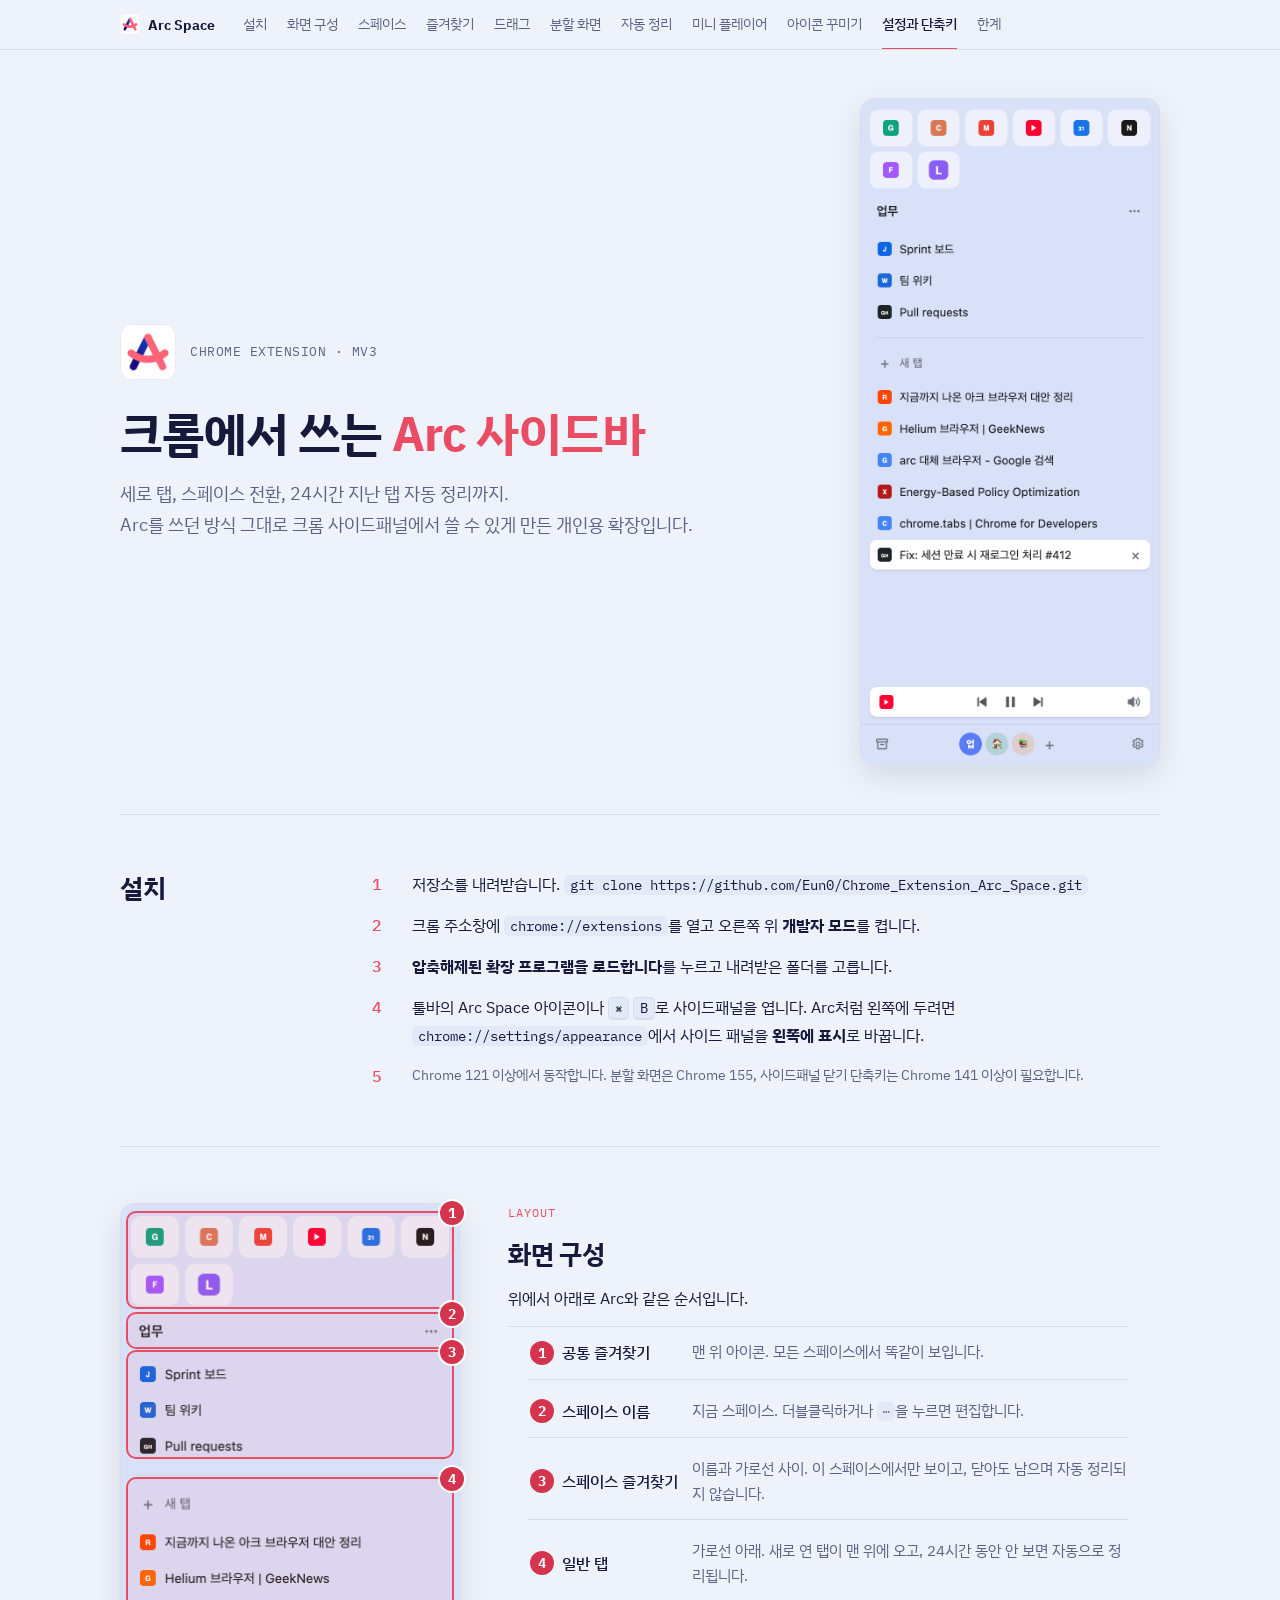
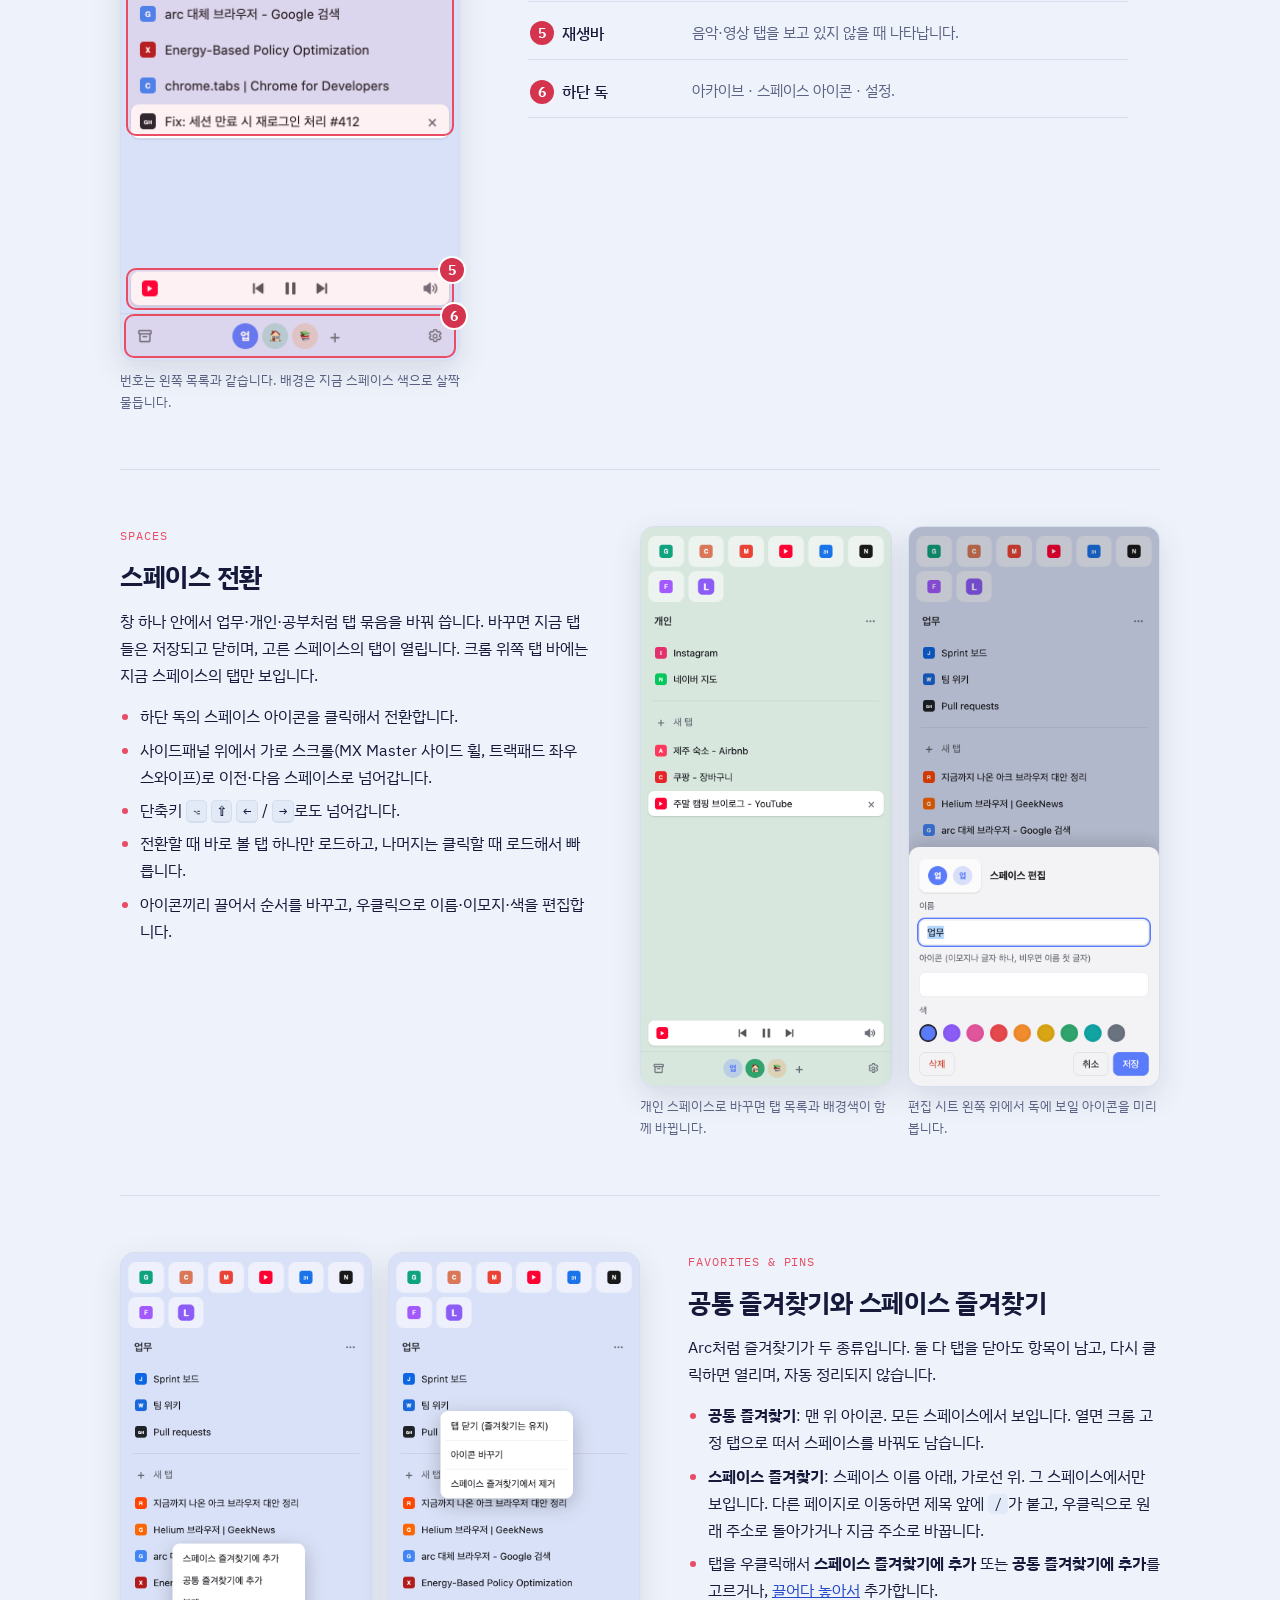
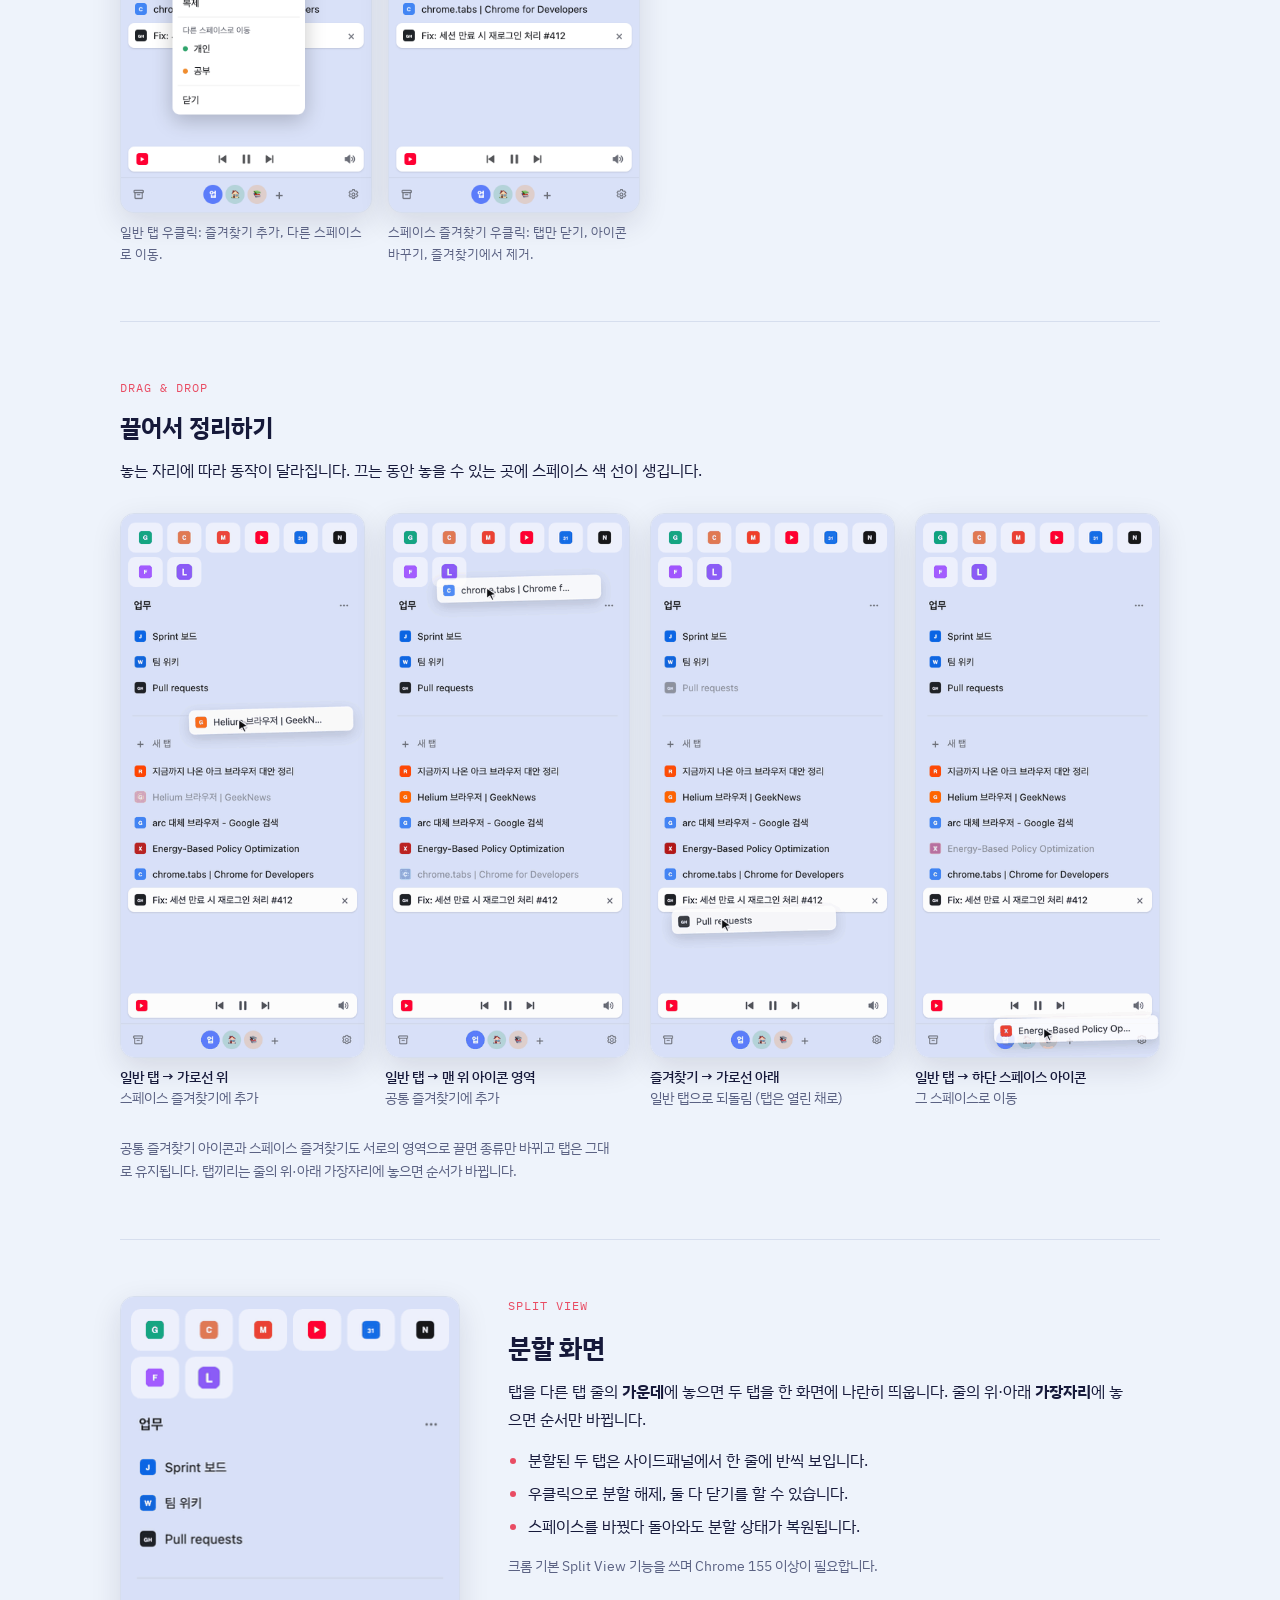
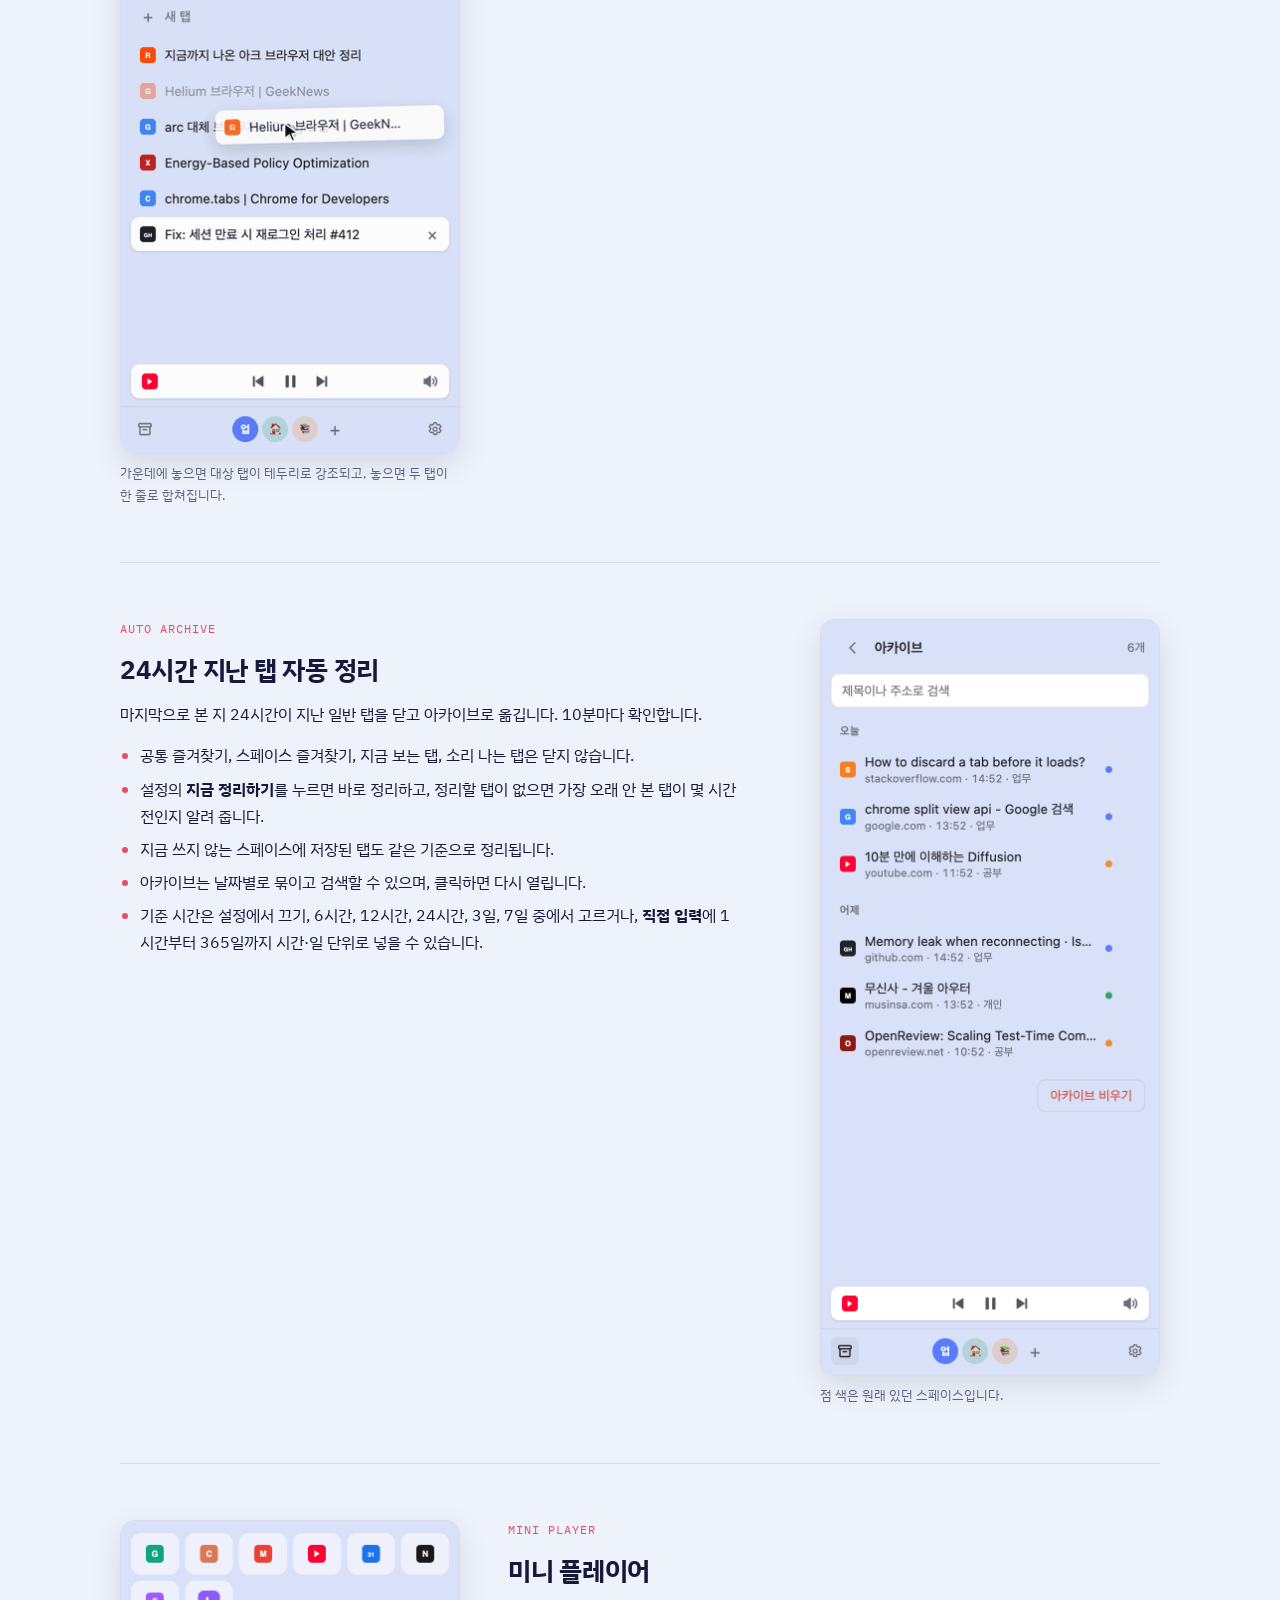
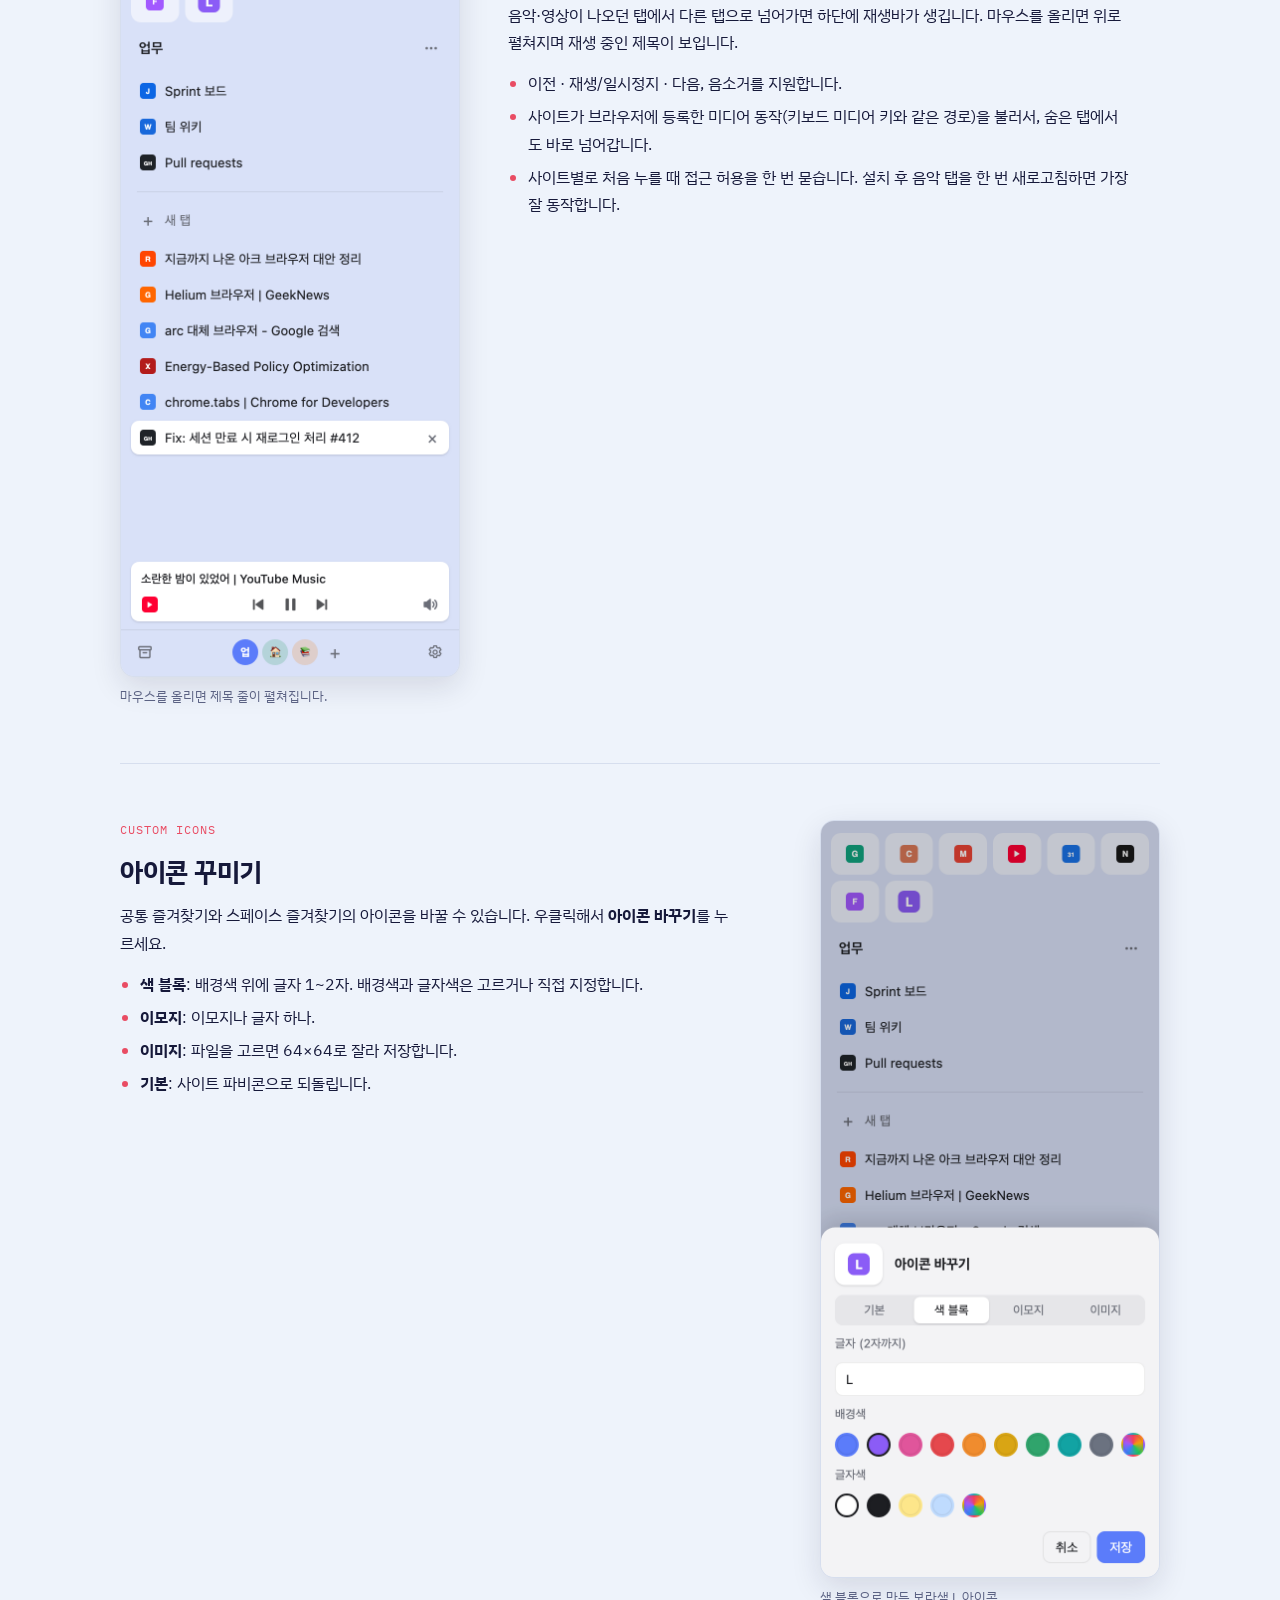
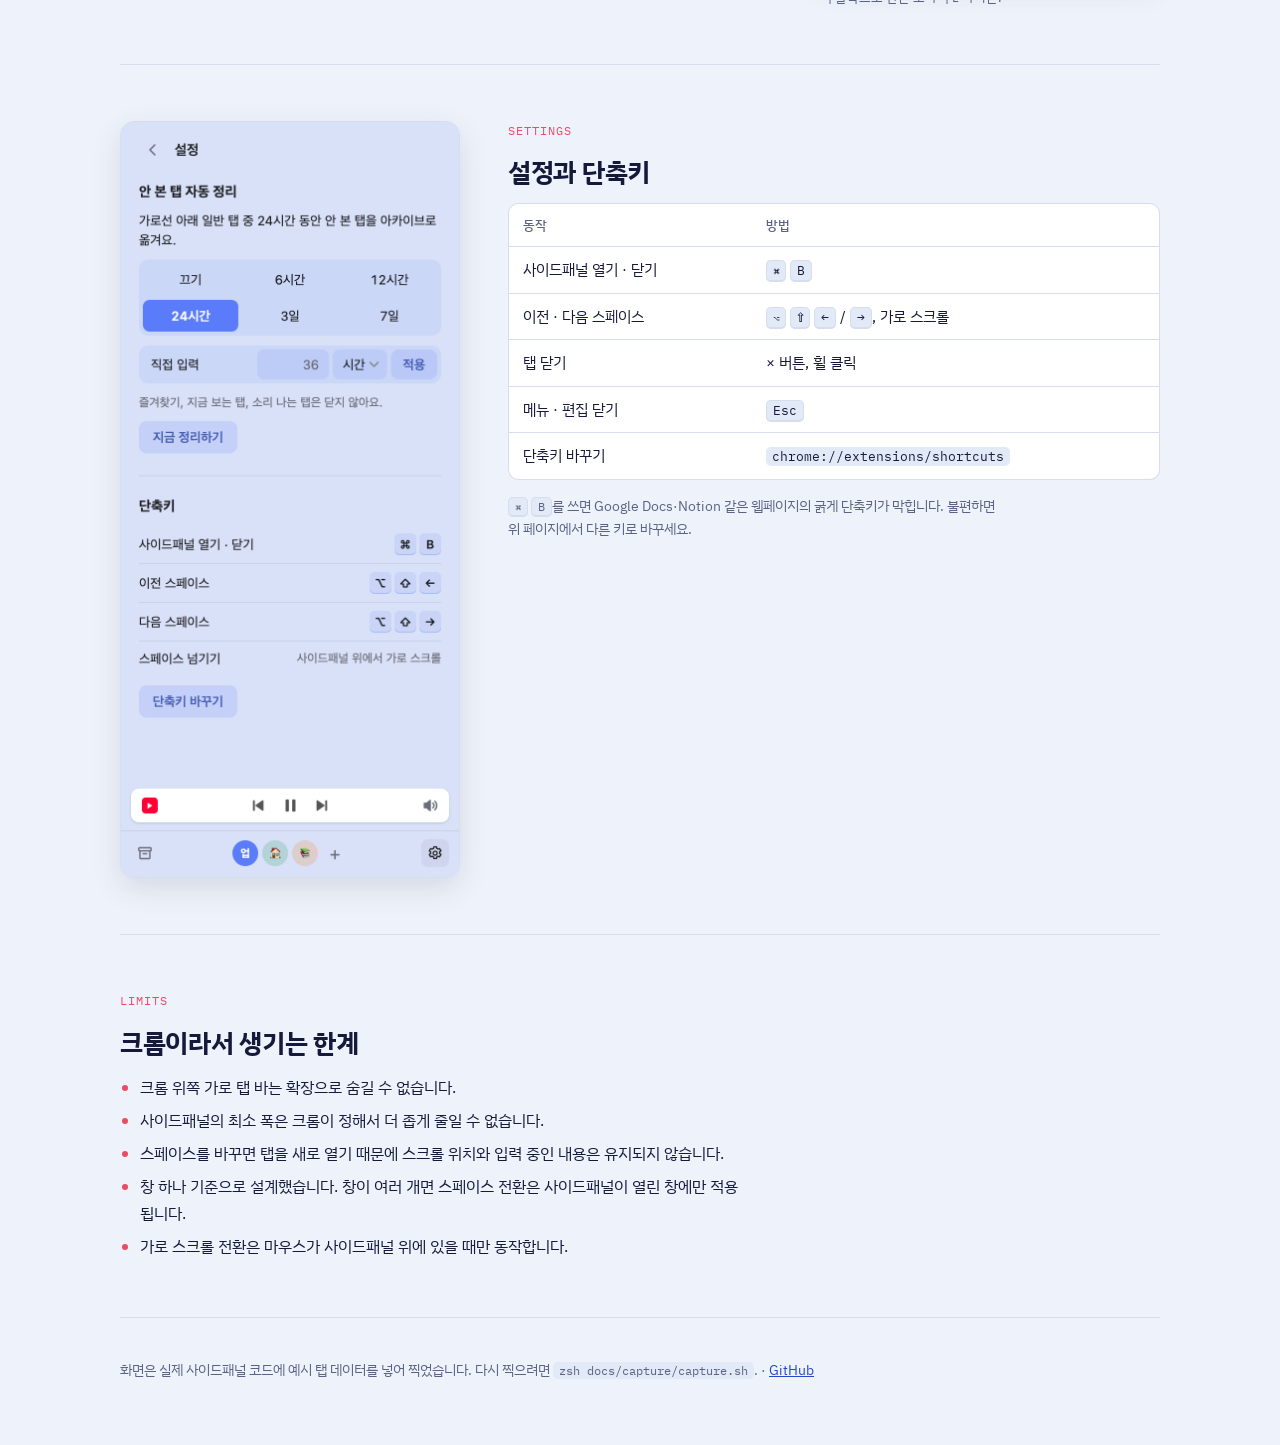
<file: docs/index.html>
<!doctype html>
<html lang="ko">
<head>
<meta charset="utf-8">
<meta name="viewport" content="width=device-width, initial-scale=1">
<title>Arc Space 기능 안내</title>
<link rel="preconnect" href="https://fonts.googleapis.com">
<link rel="preconnect" href="https://fonts.gstatic.com" crossorigin>
<link rel="stylesheet" href="https://fonts.googleapis.com/css2?family=IBM+Plex+Sans+KR:wght@400;500;700&family=IBM+Plex+Mono:wght@400;500&display=swap">
<style>
/* Layout: 왼쪽 설명 · 오른쪽 사이드패널 캡처를 번갈아 놓는 기능 카탈로그. 색은 아이콘의 하늘색·코랄·남색에서 가져옴 */
:root {
  --bg: #eef3fb;
  --paper: #ffffff;
  --ink: #16193a;
  --muted: #5b6283;
  --line: #d6deee;
  --coral: #e94c63;
  --blue: #2549c9;
  --chip: #e2eaf8;
  --num-bg: #d4344e; --num-fg: #ffffff;
  --font-body: "IBM Plex Sans KR", "Apple SD Gothic Neo", "Malgun Gothic", system-ui, sans-serif;
  --font-mono: "IBM Plex Mono", ui-monospace, Menlo, monospace;
  color-scheme: light;
}
@media (prefers-color-scheme: dark) {
  :root {
    --bg: #12142a; --paper: #1b1e38; --ink: #e8ebf7; --muted: #a0a7c6; --line: #2d3254;
    --coral: #ff7a8c; --blue: #8aa4ff; --chip: #262a4a;
    --num-bg: #ff8a9b; --num-fg: #12142a;
    color-scheme: dark;
  }
}
* { box-sizing: border-box; }
html { scroll-behavior: smooth; }
body {
  margin: 0; background: var(--bg); color: var(--ink);
  font: 16px/1.7 var(--font-body);
  padding-left: max(16px, env(safe-area-inset-left, 0px));
  padding-right: max(16px, env(safe-area-inset-right, 0px));
}
.wrap { max-width: 1040px; }
h1, h2, h3 { text-wrap: balance; margin: 0; line-height: 1.3; }
p { margin: 0; max-width: 62ch; }
a { color: var(--blue); }
code { overflow-wrap: anywhere; }
code, kbd { font-family: var(--font-mono); font-size: .86em; background: var(--chip); padding: 1px 6px; border-radius: 5px; }
kbd { border: 1px solid var(--line); border-bottom-width: 2px; }

/* 헤더 */
.hero { padding-block: 48px 48px; border-bottom: 1px solid var(--line); display: grid; grid-template-columns: 1fr auto; gap: 40px; align-items: center; }
.mark { display: flex; align-items: center; gap: 14px; }
.mark img { width: 56px; height: 56px; }
.mark span { font-family: var(--font-mono); font-size: 13px; color: var(--muted); letter-spacing: .04em; }
.hero h1 { font-size: clamp(32px, 5vw, 48px); font-weight: 700; letter-spacing: -0.02em; margin-top: 22px; }
.hero h1 em { font-style: normal; color: var(--coral); }
.hero p { color: var(--muted); font-size: 18px; margin-top: 14px; }
.hero .shot { width: 300px; }
@media (max-width: 760px) { .hero { grid-template-columns: 1fr; } .hero .shot { width: min(300px, 100%); } }

/* 목차: 맨 위에 고정된 한 줄 바. 로고 + 글자 링크, 지금 섹션은 코랄 밑줄 */
.layout { display: block; }
.layout > main { max-width: 1040px; margin: 0 auto; }
nav.toc {
  position: sticky; top: env(safe-area-inset-top, 0px); z-index: 10;
  display: flex; align-items: center; gap: 20px;
  /* 화면 끝까지 바를 깔고, 안쪽 내용은 본문 폭(1040px)에 맞춤 */
  margin-inline: -16px; padding-inline: max(16px, calc((100% - 1040px) / 2 + 16px));
  overflow-x: auto; scrollbar-width: none;
  background: color-mix(in oklab, var(--bg) 88%, transparent);
  -webkit-backdrop-filter: blur(10px); backdrop-filter: blur(10px);
  border-bottom: 1px solid var(--line);
}
nav.toc::-webkit-scrollbar { display: none; }
body::before { content: ""; position: fixed; inset: 0 0 auto; height: env(safe-area-inset-top, 0px); z-index: 11; background: var(--bg); }
section[id], header[id] { scroll-margin-top: 56px; }
.toc-head { display: flex; align-items: center; gap: 8px; font-size: 14px; white-space: nowrap; flex: none; }
.toc-head img { width: 20px; height: 20px; }
nav.toc a {
  padding: 12px 0; white-space: nowrap; font-size: 14px; color: var(--muted); text-decoration: none;
  border-bottom: 2px solid transparent; margin-bottom: -1px;
}
nav.toc a:hover { color: var(--ink); }
nav.toc a.on { color: var(--ink); font-weight: 500; border-bottom-color: var(--coral); }
nav.toc a.toc-head { padding: 0; border: 0; margin: 0 8px 0 0; color: var(--ink); font-weight: 700; }
@media (max-width: 760px) { .toc-head span { display: none; } nav.toc { gap: 16px; } }

/* 설치 */
.install { padding-block: 56px; display: grid; grid-template-columns: 220px 1fr; gap: 32px; border-bottom: 1px solid var(--line); }
.install ol { margin: 0; padding: 0; list-style: none; display: grid; gap: 14px; counter-reset: s; }
.install li { counter-increment: s; display: grid; grid-template-columns: 30px 1fr; gap: 10px; }
.install li::before { content: counter(s); font-family: var(--font-mono); font-weight: 500; color: var(--coral); }
@media (max-width: 760px) { .install { grid-template-columns: 1fr; } }

/* 기능 섹션 */
.feature { padding-block: 56px; display: grid; grid-template-columns: 1fr 340px; gap: 48px; align-items: start; border-bottom: 1px solid var(--line); }
.feature:nth-of-type(even) { grid-template-columns: 340px 1fr; }
.feature:nth-of-type(even) .text { order: 2; }
@media (max-width: 860px) {
  .feature, .feature:nth-of-type(even) { grid-template-columns: 1fr; }
  .feature:nth-of-type(even) .text { order: 0; }
}
.text { display: flex; flex-direction: column; gap: 14px; }
.eyebrow { font-family: var(--font-mono); font-size: 12px; letter-spacing: .08em; text-transform: uppercase; color: var(--coral); }
.feature h2, .install h2 { font-size: 26px; font-weight: 700; letter-spacing: -0.01em; }
.text ul { margin: 0; padding-left: 20px; display: grid; gap: 6px; max-width: 62ch; }
.text li::marker { color: var(--coral); }
.note { font-size: 14px; color: var(--muted); }

.shots { display: grid; gap: 16px; }
.shots.pair { grid-template-columns: 1fr 1fr; }
.feature.wide { grid-template-columns: 1fr 520px; }
.feature.wide:nth-of-type(even) { grid-template-columns: 520px 1fr; }
@media (max-width: 1000px) { .feature.wide, .feature.wide:nth-of-type(even) { grid-template-columns: 1fr; } .feature.wide:nth-of-type(even) .text { order: 0; } }
figure { margin: 0; display: flex; flex-direction: column; gap: 8px; }
.shot { display: block; width: 100%; max-width: 340px; border-radius: 14px; border: 1px solid var(--line); box-shadow: 0 10px 30px rgba(22, 25, 58, .12); background: var(--paper); }
figcaption { font-size: 13px; color: var(--muted); }

/* 구성 다이어그램 */
.anatomy { list-style: none; margin: 0; padding: 0; display: grid; border-top: 1px solid var(--line); }
.anatomy li { display: grid; grid-template-columns: 150px 1fr; gap: 12px; padding: 12px 2px; border-bottom: 1px solid var(--line); }
.anatomy b { font-weight: 500; display: flex; align-items: center; gap: 8px; }
.num {
  display: inline-grid; place-items: center; width: 24px; height: 24px; border-radius: 50%; flex: none;
  background: var(--num-bg); color: var(--num-fg); font: 700 14px/1 var(--font-body);
}
/* 화면 구성 그림: 캡처 위에 영역 박스 (좌표는 340×760 캡처 기준 %) */
.annot { position: relative; width: 100%; max-width: 340px; }
.annot .shot { max-width: none; }
.box {
  position: absolute; border: 2px solid var(--coral); border-radius: 10px;
  background: color-mix(in oklab, var(--coral) 8%, transparent);
}
.box .num { position: absolute; top: -12px; right: -12px; box-shadow: 0 0 0 2px var(--paper); }
.anatomy span { color: var(--muted); font-size: 15px; }
.anatomy .num { color: var(--num-fg); font-size: 14px; }  /* 설명 글자색(회색)이 번호에 번지지 않게 */
@media (max-width: 480px) { .anatomy li { grid-template-columns: 1fr; gap: 2px; } }

table { border-collapse: collapse; width: 100%; font-size: 15px; background: var(--paper); border-radius: 10px; overflow: hidden; }
.tbl { overflow-x: auto; border: 1px solid var(--line); border-radius: 10px; }
th, td { text-align: left; padding: 10px 14px; border-bottom: 1px solid var(--line); vertical-align: top; }
tr:last-child td { border-bottom: 0; }
th { font-size: 13px; color: var(--muted); font-weight: 500; }

.dragsec { padding-block: 56px; display: flex; flex-direction: column; gap: 28px; border-bottom: 1px solid var(--line); }
.gifs { display: grid; grid-template-columns: repeat(auto-fill, minmax(220px, 1fr)); gap: 20px; }
.gifs figcaption { font-size: 14px; color: var(--muted); line-height: 1.5; }
.gifs figcaption b { color: var(--ink); font-weight: 500; }

footer { padding-block: 40px 64px; color: var(--muted); font-size: 14px; }
</style>
</head>
<body>
<div class="layout">
<nav class="toc" aria-label="목차">
  <a class="toc-head" href="#top"><img src="images/logo.png" alt=""><span>Arc Space</span></a>
  <a href="#install">설치</a>
  <a href="#layout">화면 구성</a>
  <a href="#spaces">스페이스</a>
  <a href="#pins">즐겨찾기</a>
  <a href="#drag">드래그</a>
  <a href="#split">분할 화면</a>
  <a href="#archive">자동 정리</a>
  <a href="#player">미니 플레이어</a>
  <a href="#icons">아이콘 꾸미기</a>
  <a href="#settings">설정과 단축키</a>
  <a href="#limits">한계</a>
</nav>
<main class="wrap">

<header class="hero" id="top">
  <div>
    <div class="mark"><img src="images/logo.png" alt=""><span>CHROME EXTENSION · MV3</span></div>
    <h1>크롬에서 쓰는 <em>Arc 사이드바</em></h1>
    <p>세로 탭, 스페이스 전환, 24시간 지난 탭 자동 정리까지.<br>Arc를 쓰던 방식 그대로 크롬 사이드패널에서 쓸 수 있게 만든 개인용 확장입니다.</p>
  </div>
  <img class="shot" src="images/overview.png" alt="Arc Space 사이드패널 전체 화면">
</header>



<section class="install" id="install">
  <h2>설치</h2>
  <ol>
    <li><span>저장소를 내려받습니다. <code>git clone https://github.com/Eun0/Chrome_Extension_Arc_Space.git</code></span></li>
    <li><span>크롬 주소창에 <code>chrome://extensions</code>를 열고 오른쪽 위 <b>개발자 모드</b>를 켭니다.</span></li>
    <li><span><b>압축해제된 확장 프로그램을 로드합니다</b>를 누르고 내려받은 폴더를 고릅니다.</span></li>
    <li><span>툴바의 Arc Space 아이콘이나 <kbd>⌘</kbd> <kbd>B</kbd>로 사이드패널을 엽니다. Arc처럼 왼쪽에 두려면 <code>chrome://settings/appearance</code>에서 사이드 패널을 <b>왼쪽에 표시</b>로 바꿉니다.</span></li>
    <li><span class="note">Chrome 121 이상에서 동작합니다. 분할 화면은 Chrome 155, 사이드패널 닫기 단축키는 Chrome 141 이상이 필요합니다.</span></li>
  </ol>
</section>

<section class="feature" id="layout">
  <div class="text">
    <div class="eyebrow">Layout</div>
    <h2>화면 구성</h2>
    <p>위에서 아래로 Arc와 같은 순서입니다.</p>
    <ul class="anatomy">
      <li><b><span class="num">1</span>공통 즐겨찾기</b><span>맨 위 아이콘. 모든 스페이스에서 똑같이 보입니다.</span></li>
      <li><b><span class="num">2</span>스페이스 이름</b><span>지금 스페이스. 더블클릭하거나 <code>⋯</code>을 누르면 편집합니다.</span></li>
      <li><b><span class="num">3</span>스페이스 즐겨찾기</b><span>이름과 가로선 사이. 이 스페이스에서만 보이고, 닫아도 남으며 자동 정리되지 않습니다.</span></li>
      <li><b><span class="num">4</span>일반 탭</b><span>가로선 아래. 새로 연 탭이 맨 위에 오고, 24시간 동안 안 보면 자동으로 정리됩니다.</span></li>
      <li><b><span class="num">5</span>재생바</b><span>음악·영상 탭을 보고 있지 않을 때 나타납니다.</span></li>
      <li><b><span class="num">6</span>하단 독</b><span>아카이브 · 스페이스 아이콘 · 설정.</span></li>
    </ul>
  </div>
  <figure>
    <div class="annot">
      <img class="shot" src="images/overview.png" alt="사이드패널 영역 구분">
      <div class="box" style="left:1.76%;top:1.05%;width:96.47%;height:12.89%"><span class="num">1</span></div>
      <div class="box" style="left:1.76%;top:14.34%;width:96.47%;height:4.87%"><span class="num">2</span></div>
      <div class="box" style="left:1.76%;top:19.34%;width:96.47%;height:14.47%"><span class="num">3</span></div>
      <div class="box" style="left:1.76%;top:36.18%;width:96.47%;height:34.21%"><span class="num">4</span></div>
      <div class="box" style="left:1.76%;top:87.76%;width:96.47%;height:5.53%"><span class="num">5</span></div>
      <div class="box" style="left:1.18%;top:93.82%;width:97.65%;height:5.79%"><span class="num">6</span></div>
    </div>
    <figcaption>번호는 왼쪽 목록과 같습니다. 배경은 지금 스페이스 색으로 살짝 물듭니다.</figcaption>
  </figure>
</section>

<section class="feature wide" id="spaces">
  <div class="text">
    <div class="eyebrow">Spaces</div>
    <h2>스페이스 전환</h2>
    <p>창 하나 안에서 업무·개인·공부처럼 탭 묶음을 바꿔 씁니다. 바꾸면 지금 탭들은 저장되고 닫히며, 고른 스페이스의 탭이 열립니다. 크롬 위쪽 탭 바에는 지금 스페이스의 탭만 보입니다.</p>
    <ul>
      <li>하단 독의 스페이스 아이콘을 클릭해서 전환합니다.</li>
      <li>사이드패널 위에서 가로 스크롤(MX Master 사이드 휠, 트랙패드 좌우 스와이프)로 이전·다음 스페이스로 넘어갑니다.</li>
      <li>단축키 <kbd>⌥</kbd> <kbd>⇧</kbd> <kbd>←</kbd> / <kbd>→</kbd>로도 넘어갑니다.</li>
      <li>전환할 때 바로 볼 탭 하나만 로드하고, 나머지는 클릭할 때 로드해서 빠릅니다.</li>
      <li>아이콘끼리 끌어서 순서를 바꾸고, 우클릭으로 이름·이모지·색을 편집합니다.</li>
    </ul>
  </div>
  <div class="shots pair">
    <figure><img class="shot" src="images/space2.png" alt="개인 스페이스로 전환한 모습"><figcaption>개인 스페이스로 바꾸면 탭 목록과 배경색이 함께 바뀝니다.</figcaption></figure>
    <figure><img class="shot" src="images/space-editor.png" alt="스페이스 편집 시트"><figcaption>편집 시트 왼쪽 위에서 독에 보일 아이콘을 미리 봅니다.</figcaption></figure>
  </div>
</section>

<section class="feature wide" id="pins">
  <div class="text">
    <div class="eyebrow">Favorites &amp; Pins</div>
    <h2>공통 즐겨찾기와 스페이스 즐겨찾기</h2>
    <p>Arc처럼 즐겨찾기가 두 종류입니다. 둘 다 탭을 닫아도 항목이 남고, 다시 클릭하면 열리며, 자동 정리되지 않습니다.</p>
    <ul>
      <li><b>공통 즐겨찾기</b>: 맨 위 아이콘. 모든 스페이스에서 보입니다. 열면 크롬 고정 탭으로 떠서 스페이스를 바꿔도 남습니다.</li>
      <li><b>스페이스 즐겨찾기</b>: 스페이스 이름 아래, 가로선 위. 그 스페이스에서만 보입니다. 다른 페이지로 이동하면 제목 앞에 <code>/</code>가 붙고, 우클릭으로 원래 주소로 돌아가거나 지금 주소로 바꿉니다.</li>
      <li>탭을 우클릭해서 <b>스페이스 즐겨찾기에 추가</b> 또는 <b>공통 즐겨찾기에 추가</b>를 고르거나, <a href="#drag">끌어다 놓아서</a> 추가합니다.</li>
    </ul>
  </div>
  <div class="shots pair">
    <figure><img class="shot" src="images/menu.png" alt="일반 탭 우클릭 메뉴"><figcaption>일반 탭 우클릭: 즐겨찾기 추가, 다른 스페이스로 이동.</figcaption></figure>
    <figure><img class="shot" src="images/pin-menu.png" alt="스페이스 즐겨찾기 우클릭 메뉴"><figcaption>스페이스 즐겨찾기 우클릭: 탭만 닫기, 아이콘 바꾸기, 즐겨찾기에서 제거.</figcaption></figure>
  </div>
</section>

<section class="dragsec" id="drag">
  <div class="text">
    <div class="eyebrow">Drag &amp; Drop</div>
    <h2>끌어서 정리하기</h2>
    <p>놓는 자리에 따라 동작이 달라집니다. 끄는 동안 놓을 수 있는 곳에 스페이스 색 선이 생깁니다.</p>
  </div>
  <div class="gifs">
    <figure><img class="shot" src="images/drag-pin.gif" alt="일반 탭을 가로선 위로 끌어 스페이스 즐겨찾기에 추가"><figcaption><b>일반 탭 → 가로선 위</b><br>스페이스 즐겨찾기에 추가</figcaption></figure>
    <figure><img class="shot" src="images/drag-fav.gif" alt="일반 탭을 맨 위 아이콘 영역으로 끌어 공통 즐겨찾기에 추가"><figcaption><b>일반 탭 → 맨 위 아이콘 영역</b><br>공통 즐겨찾기에 추가</figcaption></figure>
    <figure><img class="shot" src="images/drag-unpin.gif" alt="스페이스 즐겨찾기를 가로선 아래로 끌어 일반 탭으로"><figcaption><b>즐겨찾기 → 가로선 아래</b><br>일반 탭으로 되돌림 (탭은 열린 채로)</figcaption></figure>
    <figure><img class="shot" src="images/drag-move.gif" alt="탭을 하단 스페이스 아이콘으로 끌어 다른 스페이스로 이동"><figcaption><b>일반 탭 → 하단 스페이스 아이콘</b><br>그 스페이스로 이동</figcaption></figure>
  </div>
  <p class="note">공통 즐겨찾기 아이콘과 스페이스 즐겨찾기도 서로의 영역으로 끌면 종류만 바뀌고 탭은 그대로 유지됩니다. 탭끼리는 줄의 위·아래 가장자리에 놓으면 순서가 바뀝니다.</p>
</section>

<section class="feature" id="split">
  <div class="text">
    <div class="eyebrow">Split View</div>
    <h2>분할 화면</h2>
    <p>탭을 다른 탭 줄의 <b>가운데</b>에 놓으면 두 탭을 한 화면에 나란히 띄웁니다. 줄의 위·아래 <b>가장자리</b>에 놓으면 순서만 바뀝니다.</p>
    <ul>
      <li>분할된 두 탭은 사이드패널에서 한 줄에 반씩 보입니다.</li>
      <li>우클릭으로 분할 해제, 둘 다 닫기를 할 수 있습니다.</li>
      <li>스페이스를 바꿨다 돌아와도 분할 상태가 복원됩니다.</li>
    </ul>
    <p class="note">크롬 기본 Split View 기능을 쓰며 Chrome 155 이상이 필요합니다.</p>
  </div>
  <figure>
    <img class="shot" src="images/drag-split.gif" alt="탭을 다른 탭 가운데에 놓아 분할 화면 만들기">
    <figcaption>가운데에 놓으면 대상 탭이 테두리로 강조되고, 놓으면 두 탭이 한 줄로 합쳐집니다.</figcaption>
  </figure>
</section>

<section class="feature" id="archive">
  <div class="text">
    <div class="eyebrow">Auto Archive</div>
    <h2>24시간 지난 탭 자동 정리</h2>
    <p>마지막으로 본 지 24시간이 지난 일반 탭을 닫고 아카이브로 옮깁니다. 10분마다 확인합니다.</p>
    <ul>
      <li>공통 즐겨찾기, 스페이스 즐겨찾기, 지금 보는 탭, 소리 나는 탭은 닫지 않습니다.</li>
      <li>설정의 <b>지금 정리하기</b>를 누르면 바로 정리하고, 정리할 탭이 없으면 가장 오래 안 본 탭이 몇 시간 전인지 알려 줍니다.</li>
      <li>지금 쓰지 않는 스페이스에 저장된 탭도 같은 기준으로 정리됩니다.</li>
      <li>아카이브는 날짜별로 묶이고 검색할 수 있으며, 클릭하면 다시 열립니다.</li>
      <li>기준 시간은 설정에서 끄기, 6시간, 12시간, 24시간, 3일, 7일 중에서 고르거나, <b>직접 입력</b>에 1시간부터 365일까지 시간·일 단위로 넣을 수 있습니다.</li>
    </ul>
  </div>
  <figure>
    <img class="shot" src="images/archive.png" alt="아카이브 화면">
    <figcaption>점 색은 원래 있던 스페이스입니다.</figcaption>
  </figure>
</section>

<section class="feature" id="player">
  <div class="text">
    <div class="eyebrow">Mini Player</div>
    <h2>미니 플레이어</h2>
    <p>음악·영상이 나오던 탭에서 다른 탭으로 넘어가면 하단에 재생바가 생깁니다. 마우스를 올리면 위로 펼쳐지며 재생 중인 제목이 보입니다.</p>
    <ul>
      <li>이전 · 재생/일시정지 · 다음, 음소거를 지원합니다.</li>
      <li>사이트가 브라우저에 등록한 미디어 동작(키보드 미디어 키와 같은 경로)을 불러서, 숨은 탭에서도 바로 넘어갑니다.</li>
      <li>사이트별로 처음 누를 때 접근 허용을 한 번 묻습니다. 설치 후 음악 탭을 한 번 새로고침하면 가장 잘 동작합니다.</li>
    </ul>
  </div>
  <figure>
    <img class="shot" src="images/player.png" alt="마우스를 올려 펼친 재생바">
    <figcaption>마우스를 올리면 제목 줄이 펼쳐집니다.</figcaption>
  </figure>
</section>

<section class="feature" id="icons">
  <div class="text">
    <div class="eyebrow">Custom Icons</div>
    <h2>아이콘 꾸미기</h2>
    <p>공통 즐겨찾기와 스페이스 즐겨찾기의 아이콘을 바꿀 수 있습니다. 우클릭해서 <b>아이콘 바꾸기</b>를 누르세요.</p>
    <ul>
      <li><b>색 블록</b>: 배경색 위에 글자 1~2자. 배경색과 글자색은 고르거나 직접 지정합니다.</li>
      <li><b>이모지</b>: 이모지나 글자 하나.</li>
      <li><b>이미지</b>: 파일을 고르면 64×64로 잘라 저장합니다.</li>
      <li><b>기본</b>: 사이트 파비콘으로 되돌립니다.</li>
    </ul>
  </div>
  <figure>
    <img class="shot" src="images/icon-editor.png" alt="아이콘 바꾸기 시트의 색 블록 탭">
    <figcaption>색 블록으로 만든 보라색 L 아이콘.</figcaption>
  </figure>
</section>

<section class="feature" id="settings">
  <div class="text">
    <div class="eyebrow">Settings</div>
    <h2>설정과 단축키</h2>
    <div class="tbl"><table>
      <thead><tr><th>동작</th><th>방법</th></tr></thead>
      <tbody>
        <tr><td>사이드패널 열기 · 닫기</td><td><kbd>⌘</kbd> <kbd>B</kbd></td></tr>
        <tr><td>이전 · 다음 스페이스</td><td><kbd>⌥</kbd> <kbd>⇧</kbd> <kbd>←</kbd> / <kbd>→</kbd>, 가로 스크롤</td></tr>
        <tr><td>탭 닫기</td><td>× 버튼, 휠 클릭</td></tr>
        <tr><td>메뉴 · 편집 닫기</td><td><kbd>Esc</kbd></td></tr>
        <tr><td>단축키 바꾸기</td><td><code>chrome://extensions/shortcuts</code></td></tr>
      </tbody>
    </table></div>
    <p class="note"><kbd>⌘</kbd> <kbd>B</kbd>를 쓰면 Google Docs·Notion 같은 웹페이지의 굵게 단축키가 막힙니다. 불편하면 위 페이지에서 다른 키로 바꾸세요.</p>
  </div>
  <figure>
    <img class="shot" src="images/settings.png" alt="설정 화면">
  </figure>
</section>

<section class="feature" id="limits">
  <div class="text">
    <div class="eyebrow">Limits</div>
    <h2>크롬이라서 생기는 한계</h2>
    <ul>
      <li>크롬 위쪽 가로 탭 바는 확장으로 숨길 수 없습니다.</li>
      <li>사이드패널의 최소 폭은 크롬이 정해서 더 좁게 줄일 수 없습니다.</li>
      <li>스페이스를 바꾸면 탭을 새로 열기 때문에 스크롤 위치와 입력 중인 내용은 유지되지 않습니다.</li>
      <li>창 하나 기준으로 설계했습니다. 창이 여러 개면 스페이스 전환은 사이드패널이 열린 창에만 적용됩니다.</li>
      <li>가로 스크롤 전환은 마우스가 사이드패널 위에 있을 때만 동작합니다.</li>
    </ul>
  </div>
</section>

<footer>
  화면은 실제 사이드패널 코드에 예시 탭 데이터를 넣어 찍었습니다. 다시 찍으려면 <code>zsh docs/capture/capture.sh</code>.
  · <a href="https://github.com/Eun0/Chrome_Extension_Arc_Space">GitHub</a>
</footer>

</main>
</div>
<script>
// 지금 보고 있는 섹션을 목차에 표시
(() => {
  const links = new Map([...document.querySelectorAll('nav.toc a:not(.toc-head)')].map((a) => [a.getAttribute('href').slice(1), a]));
  const mark = (id) => {
    links.forEach((a, key) => a.classList.toggle('on', key === id));
    const a = links.get(id);
    if (a) { const nav = a.parentElement; nav.scrollTo({ left: a.offsetLeft - nav.clientWidth / 2 + a.clientWidth / 2, behavior: 'smooth' }); }
  };
  const io = new IntersectionObserver((entries) => {
    const vis = entries.filter((e) => e.isIntersecting).sort((a, b) => a.boundingClientRect.top - b.boundingClientRect.top);
    if (vis[0]) mark(vis[0].target.id);
  }, { rootMargin: '-20% 0px -65% 0px' });
  links.forEach((_, id) => { const el = document.getElementById(id); if (el) io.observe(el); });
  mark('install');
})();
</script>
</body>
</html>
</file>
